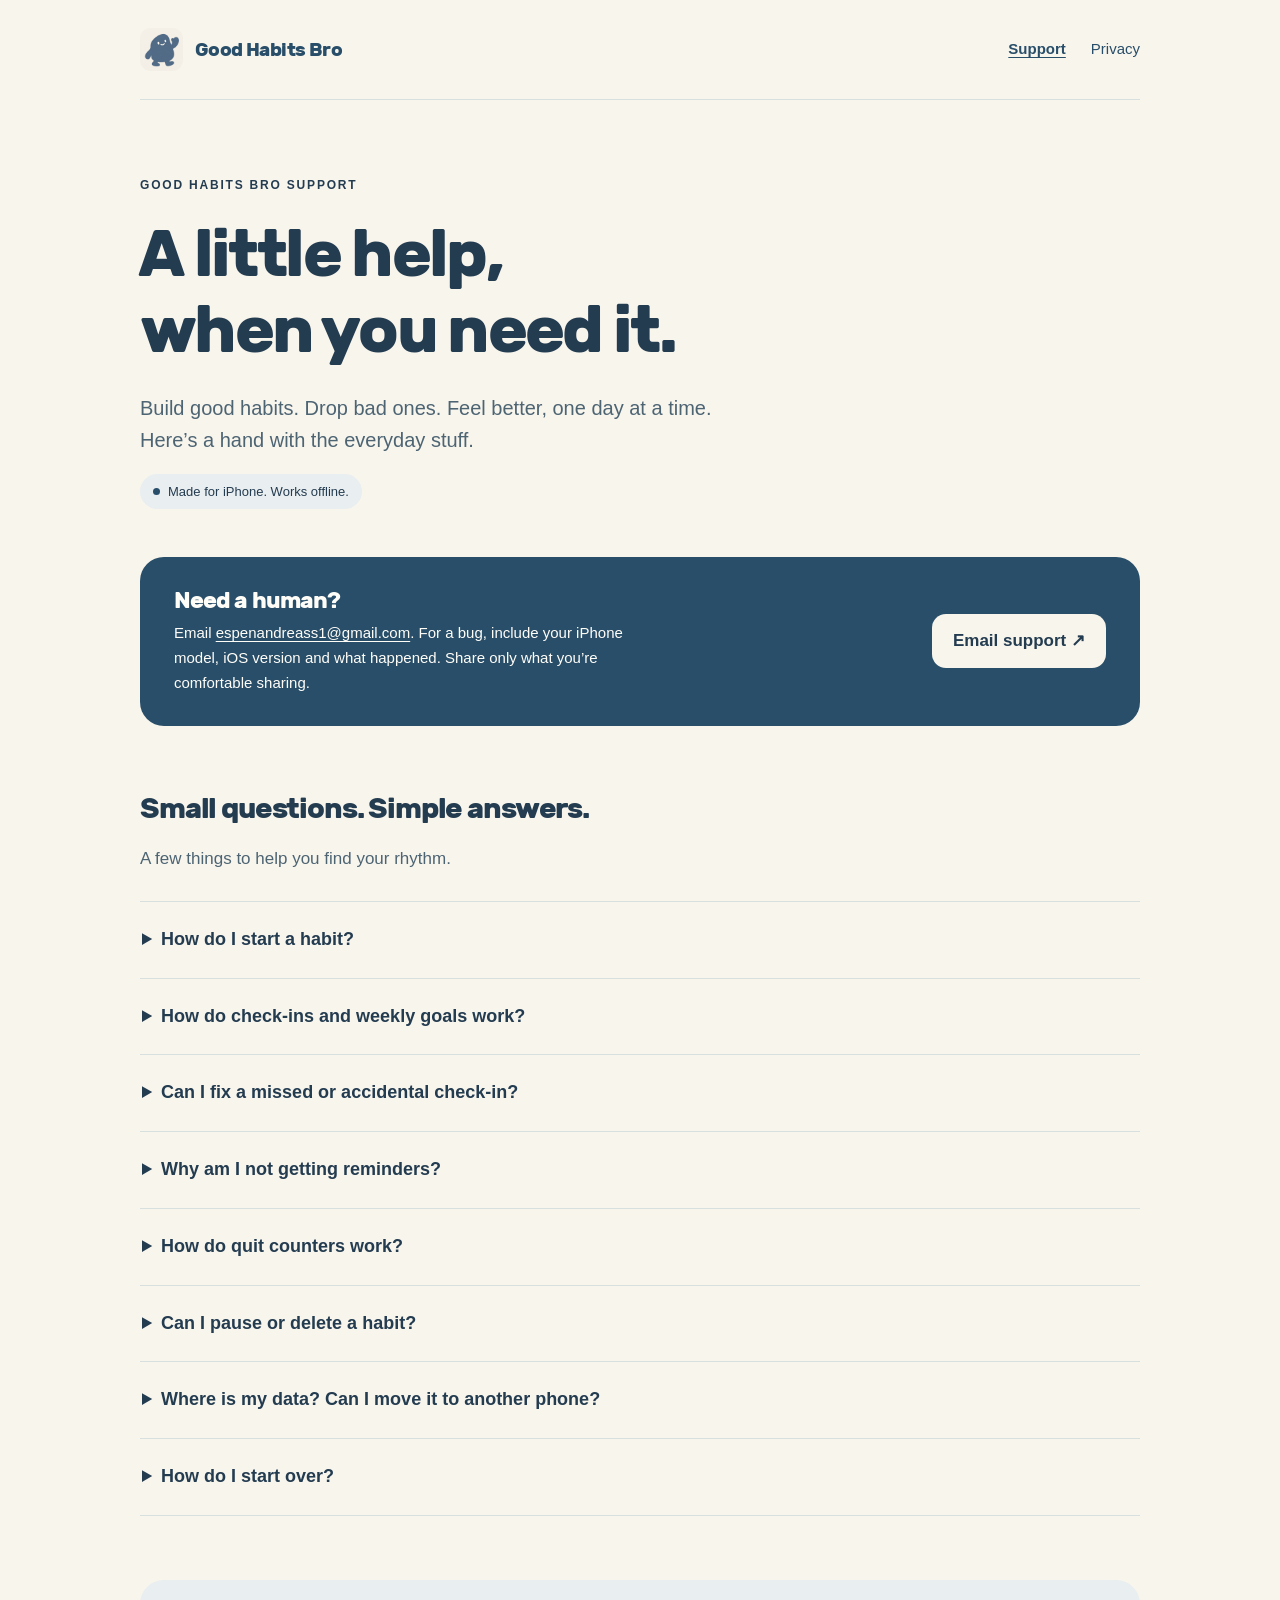
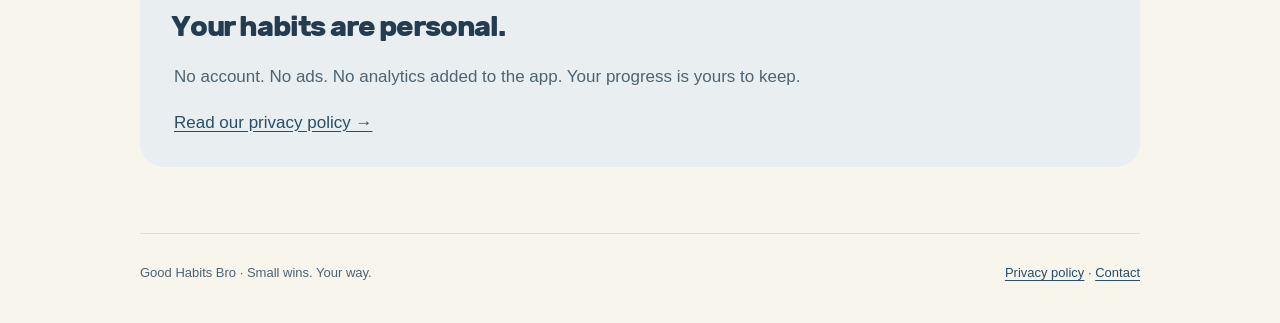
<file: index.html>
<!doctype html>
<html lang="en">
<head>
  <meta charset="utf-8">
  <meta name="viewport" content="width=device-width, initial-scale=1">
  <meta name="description" content="Get help with Good Habits Bro, the simple iPhone app for daily habits, weekly goals and quit counters.">
  <title>Support · Good Habits Bro</title>
  <link rel="icon" href="assets/app-icon.png" type="image/png">
  <link rel="stylesheet" href="styles.css">
</head>
<body>
  <a class="skip" href="#main">Skip to content</a>
  <header class="site-header wrap">
    <a class="brand" href="./"><img src="assets/app-icon.png" alt="" width="43" height="43">Good Habits Bro</a>
    <nav aria-label="Main navigation"><a href="./" aria-current="page">Support</a><a href="privacy/">Privacy</a></nav>
  </header>
  <main id="main" class="wrap">
    <div class="hero">
      <p class="eyebrow">Good Habits Bro support</p>
      <h1>A little help,<br>when you need it.</h1>
      <p class="lead">Build good habits. Drop bad ones. Feel better, one day at a time. Here’s a hand with the everyday stuff.</p>
      <span class="tag">Made for iPhone. Works offline.</span>
    </div>
    <section class="contact-card" aria-labelledby="contact-heading">
      <div><h2 id="contact-heading">Need a human?</h2><p>Email <a class="email" href="mailto:espenandreass1@gmail.com" style="color: inherit">espenandreass1@gmail.com</a>. For a bug, include your iPhone model, iOS version and what happened. Share only what you’re comfortable sharing.</p></div>
      <a class="button" href="mailto:espenandreass1@gmail.com?subject=Good%20Habits%20Bro%20support">Email support ↗</a>
    </section>
    <section aria-labelledby="questions-heading">
      <h2 id="questions-heading">Small questions. Simple answers.</h2>
      <p class="section-note">A few things to help you find your rhythm.</p>
      <div class="faq">
        <details><summary>How do I start a habit?</summary><p>Choose habits during setup, or open the Habits tab to browse suggestions and create your own. Set a daily or weekly goal and add an optional reminder. Your active habits appear in Today.</p></details>
        <details><summary>How do check-ins and weekly goals work?</summary><p>Tap a habit in Today to record a check-in. You can undo it if you tapped by mistake. Weekly goals count the days you check in during the week, starting Monday. A quit counter uses your quit date instead of daily check-ins.</p></details>
        <details><summary>Can I fix a missed or accidental check-in?</summary><p>Yes. Open Progress and tap a day, or choose Edit a day, to adjust that day’s check-ins. You can correct past days, including days before you added the habit. Future days cannot be checked off.</p></details>
        <details><summary>Why am I not getting reminders?</summary><p>Open a habit and check that Remind me is on and the time is correct. In Settings, check notification permission or use Open iOS notification settings. Your iPhone’s Focus and Scheduled Summary settings can affect when notifications appear. Reminders repeat daily at your chosen local time, including for weekly goals.</p></details>
        <details><summary>How do quit counters work?</summary><p>Choose a quit habit and set its quit date and time. The counter updates automatically from that date. A future quit date shows a countdown until it starts. You can edit the date or use the counter’s reset option if you want a fresh start.</p></details>
        <details><summary>Can I pause or delete a habit?</summary><p>In Habits, swipe left to pause or delete. Pausing keeps your history and stops that habit’s reminders; it does not freeze streaks. Deleting a habit also deletes its check-in history from the app.</p></details>
        <details><summary>Where is my data? Can I move it to another phone?</summary><p>Your habits and progress are stored locally on your iPhone. There is no Good Habits Bro account, cloud sync or export in this version. Apple device backups may include app data depending on your settings. Read the <a href="privacy/">privacy policy</a> for details.</p></details>
        <details><summary>How do I start over?</summary><p>In Settings, choose Reset all habits, then confirm Reset all habits and progress. This permanently removes the app’s habits, check-ins, quit counters and reminders from this device and takes you back to habit selection.</p></details>
      </div>
    </section>
    <section class="quiet-card" aria-labelledby="privacy-heading"><h2 id="privacy-heading">Your habits are personal.</h2><p>No account. No ads. No analytics added to the app. Your progress is yours to keep.</p><p><a href="privacy/">Read our privacy policy →</a></p></section>
  </main>
  <footer class="site-footer wrap"><p>Good Habits Bro · Small wins. Your way.</p><p><a href="privacy/">Privacy policy</a> · <a href="mailto:espenandreass1@gmail.com">Contact</a></p></footer>
</body>
</html>
</file>
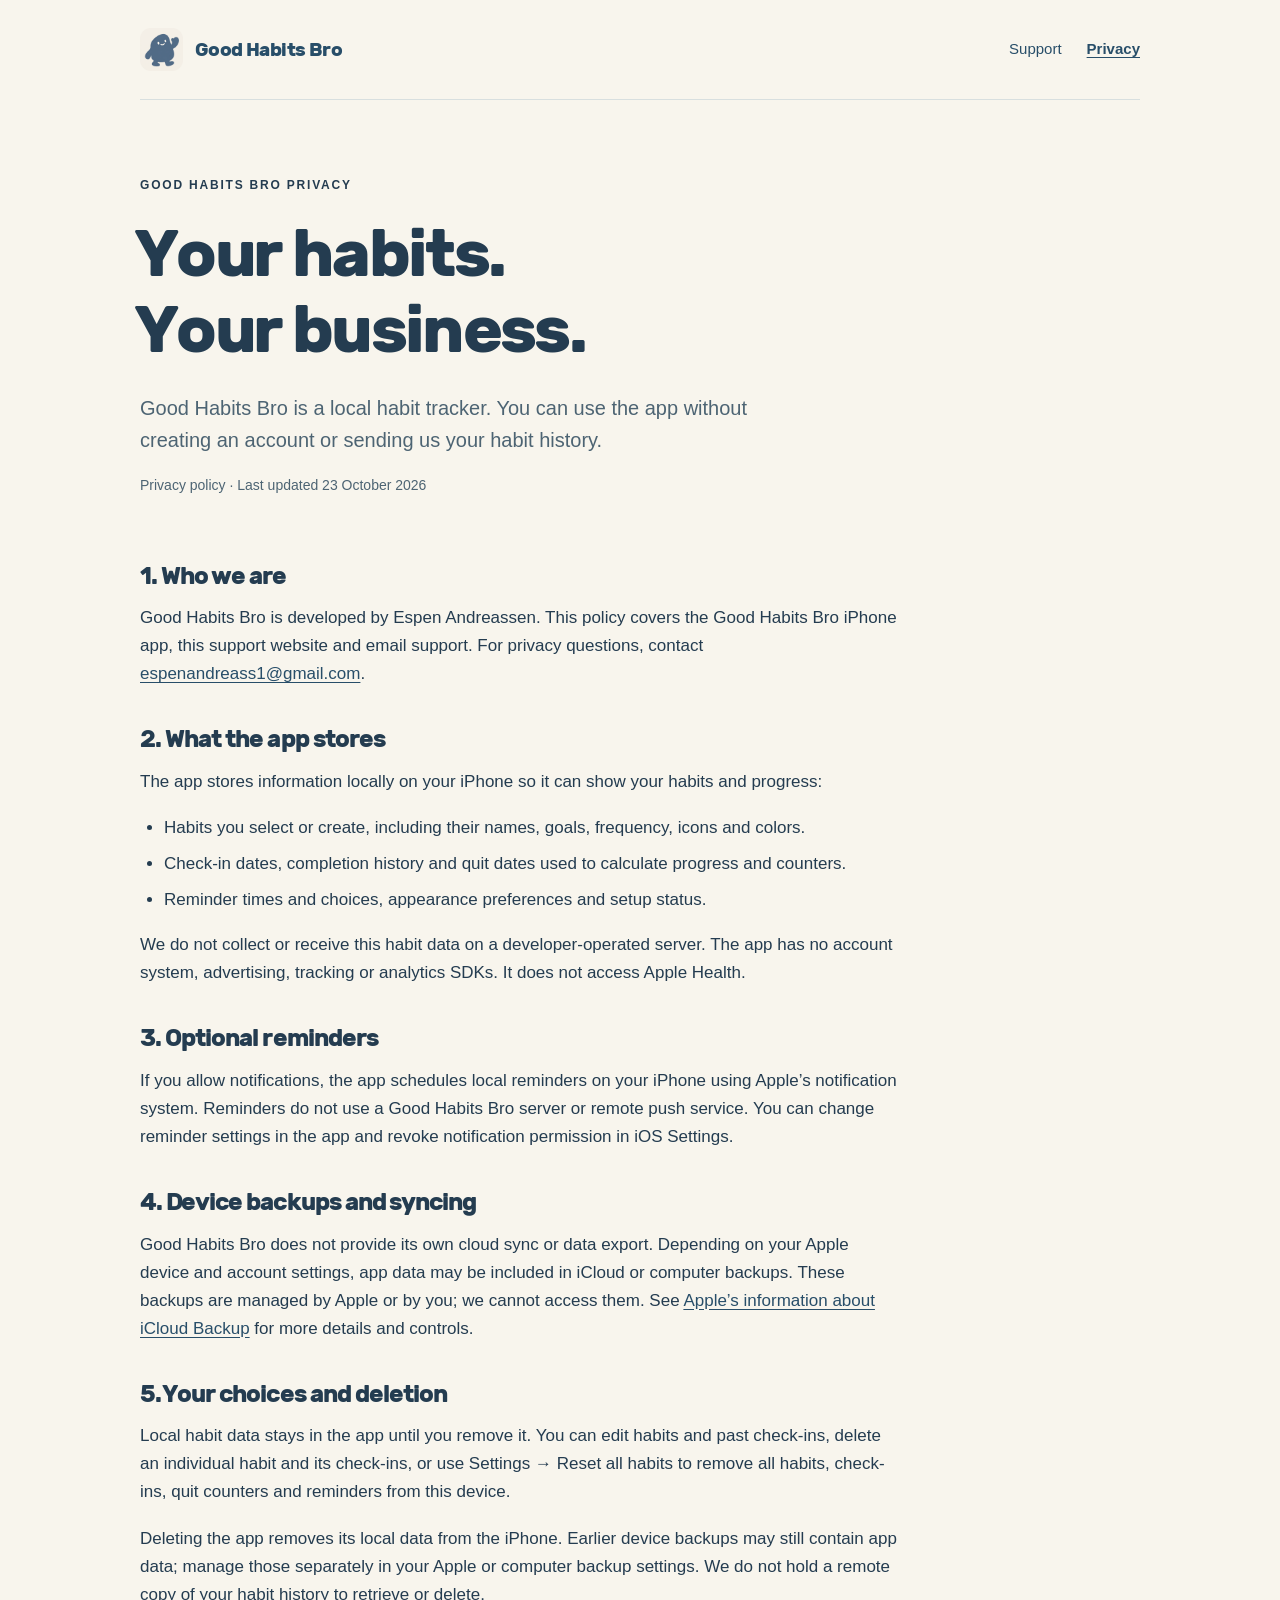
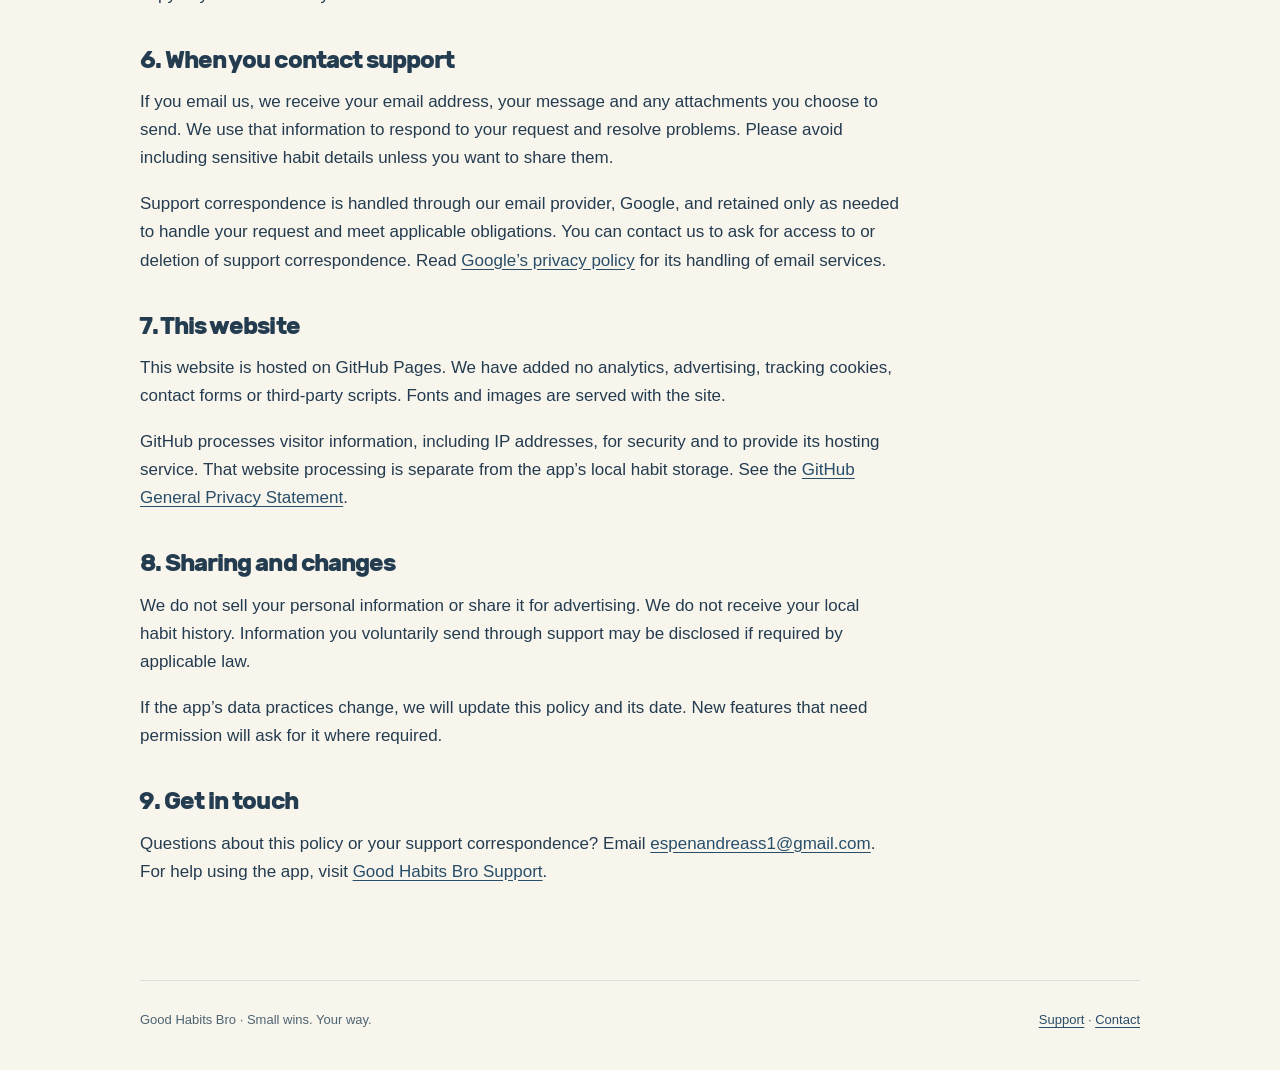
<file: privacy/index.html>
<!doctype html>
<html lang="en">
<head>
  <meta charset="utf-8">
  <meta name="viewport" content="width=device-width, initial-scale=1">
  <meta name="description" content="How Good Habits Bro handles your habits, progress, reminders, support emails and website visits.">
  <title>Privacy policy · Good Habits Bro</title>
  <link rel="icon" href="../assets/app-icon.png" type="image/png">
  <link rel="stylesheet" href="../styles.css">
</head>
<body>
  <a class="skip" href="#main">Skip to content</a>
  <header class="site-header wrap">
    <a class="brand" href="../"><img src="../assets/app-icon.png" alt="" width="43" height="43">Good Habits Bro</a>
    <nav aria-label="Main navigation"><a href="../">Support</a><a href="./" aria-current="page">Privacy</a></nav>
  </header>
  <main id="main" class="wrap">
    <div class="hero">
      <p class="eyebrow">Good Habits Bro privacy</p>
      <h1>Your habits.<br>Your business.</h1>
      <p class="lead">Good Habits Bro is a local habit tracker. You can use the app without creating an account or sending us your habit history.</p>
      <p class="updated">Privacy policy · Last updated <time datetime="2026-10-23">23 October 2026</time></p>
    </div>
    <div class="policy">
      <section aria-labelledby="about"><h2 id="about">1. Who we are</h2><p>Good Habits Bro is developed by Espen Andreassen. This policy covers the Good Habits Bro iPhone app, this support website and email support. For privacy questions, contact <a href="mailto:espenandreass1@gmail.com">espenandreass1@gmail.com</a>.</p></section>
      <section aria-labelledby="local"><h2 id="local">2. What the app stores</h2><p>The app stores information locally on your iPhone so it can show your habits and progress:</p><ul><li>Habits you select or create, including their names, goals, frequency, icons and colors.</li><li>Check-in dates, completion history and quit dates used to calculate progress and counters.</li><li>Reminder times and choices, appearance preferences and setup status.</li></ul><p>We do not collect or receive this habit data on a developer-operated server. The app has no account system, advertising, tracking or analytics SDKs. It does not access Apple Health.</p></section>
      <section aria-labelledby="reminders"><h2 id="reminders">3. Optional reminders</h2><p>If you allow notifications, the app schedules local reminders on your iPhone using Apple’s notification system. Reminders do not use a Good Habits Bro server or remote push service. You can change reminder settings in the app and revoke notification permission in iOS Settings.</p></section>
      <section aria-labelledby="backups"><h2 id="backups">4. Device backups and syncing</h2><p>Good Habits Bro does not provide its own cloud sync or data export. Depending on your Apple device and account settings, app data may be included in iCloud or computer backups. These backups are managed by Apple or by you; we cannot access them. See <a href="https://support.apple.com/en-us/108770">Apple’s information about iCloud Backup</a> for more details and controls.</p></section>
      <section aria-labelledby="delete"><h2 id="delete">5. Your choices and deletion</h2><p>Local habit data stays in the app until you remove it. You can edit habits and past check-ins, delete an individual habit and its check-ins, or use Settings → Reset all habits to remove all habits, check-ins, quit counters and reminders from this device.</p><p>Deleting the app removes its local data from the iPhone. Earlier device backups may still contain app data; manage those separately in your Apple or computer backup settings. We do not hold a remote copy of your habit history to retrieve or delete.</p></section>
      <section aria-labelledby="support"><h2 id="support">6. When you contact support</h2><p>If you email us, we receive your email address, your message and any attachments you choose to send. We use that information to respond to your request and resolve problems. Please avoid including sensitive habit details unless you want to share them.</p><p>Support correspondence is handled through our email provider, Google, and retained only as needed to handle your request and meet applicable obligations. You can contact us to ask for access to or deletion of support correspondence. Read <a href="https://policies.google.com/privacy">Google’s privacy policy</a> for its handling of email services.</p></section>
      <section aria-labelledby="website"><h2 id="website">7. This website</h2><p>This website is hosted on GitHub Pages. We have added no analytics, advertising, tracking cookies, contact forms or third-party scripts. Fonts and images are served with the site.</p><p>GitHub processes visitor information, including IP addresses, for security and to provide its hosting service. That website processing is separate from the app’s local habit storage. See the <a href="https://docs.github.com/en/site-policy/privacy-policies/github-general-privacy-statement">GitHub General Privacy Statement</a>.</p></section>
      <section aria-labelledby="sharing"><h2 id="sharing">8. Sharing and changes</h2><p>We do not sell your personal information or share it for advertising. We do not receive your local habit history. Information you voluntarily send through support may be disclosed if required by applicable law.</p><p>If the app’s data practices change, we will update this policy and its date. New features that need permission will ask for it where required.</p></section>
      <section aria-labelledby="contact"><h2 id="contact">9. Get in touch</h2><p>Questions about this policy or your support correspondence? Email <a href="mailto:espenandreass1@gmail.com">espenandreass1@gmail.com</a>. For help using the app, visit <a href="../">Good Habits Bro Support</a>.</p></section>
    </div>
  </main>
  <footer class="site-footer wrap"><p>Good Habits Bro · Small wins. Your way.</p><p><a href="../">Support</a> · <a href="mailto:espenandreass1@gmail.com">Contact</a></p></footer>
</body>
</html>
</file>
<file: styles.css>
@font-face {
  font-family: Rubik;
  src: url("assets/Rubik-Bold.ttf") format("truetype");
  font-weight: 700;
  font-style: normal;
  font-display: swap;
}
:root {
  color-scheme: light;
  --paper: #f8f5ed;
  --ink: #243c50;
  --muted: #4d6473;
  --blue: #284e69;
  --line: #d8dfdf;
  --card: #fffdf8;
  --soft: #e9eef0;
  font-family: -apple-system, BlinkMacSystemFont, "Segoe UI", sans-serif;
  color: var(--ink);
  background: var(--paper);
  font-size: 17px;
  line-height: 1.65;
  -webkit-text-size-adjust: 100%;
}
* { box-sizing: border-box; }
body { margin: 0; }
a { color: var(--blue); text-underline-offset: .2em; }
a:hover { text-decoration-thickness: 2px; }
a:focus-visible, summary:focus-visible { outline: 3px solid #8f4b19; outline-offset: 5px; border-radius: 3px; }
.skip { position: absolute; top: -100px; left: 16px; padding: 12px 20px; background: var(--card); z-index: 10; }
.skip:focus { top: 12px; }
.wrap { width: min(100% - 48px, 1000px); margin-inline: auto; }
.site-header { display: flex; align-items: center; justify-content: space-between; gap: 24px; padding-block: 28px; border-bottom: 1px solid var(--line); }
.brand { display: inline-flex; align-items: center; gap: 12px; font-family: Rubik, sans-serif; font-weight: 700; text-decoration: none; font-size: 19px; letter-spacing: -.6px; }
.brand img { width: 43px; height: 43px; border-radius: 11px; }
nav { display: flex; align-items: center; gap: 25px; font-size: 15px; }
nav a { padding-block: 9px; text-decoration: none; }
nav a[aria-current="page"] { font-weight: 700; text-decoration: underline; }
.hero { padding: 76px 0 48px; max-width: 800px; }
.eyebrow { font-size: 12px; font-weight: 700; letter-spacing: .15em; text-transform: uppercase; margin: 0 0 20px; }
h1, h2, h3 { font-family: Rubik, -apple-system, sans-serif; font-weight: 700; line-height: 1.15; letter-spacing: -.04em; text-wrap: balance; }
h1 { font-size: clamp(39px, 6.5vw, 66px); margin: 0 0 24px; }
h2 { font-size: 29px; margin: 0 0 20px; }
h3 { font-size: 20px; margin: 0 0 12px; }
p { margin: 0 0 18px; }
.lead { color: var(--muted); font-size: 20px; max-width: 630px; line-height: 1.6; }
.tag { display: inline-flex; align-items: center; gap: 8px; background: var(--soft); font-size: 13px; padding: 7px 13px; border-radius: 30px; }
.tag::before { content: ""; width: 7px; height: 7px; border-radius: 100%; background: var(--blue); }
.contact-card { background: var(--blue); color: #fffdf8; padding: 30px 34px; border-radius: 24px; display: flex; align-items: center; justify-content: space-between; gap: 32px; margin-bottom: 66px; }
.contact-card h2 { font-size: 23px; margin-bottom: 8px; }
.contact-card p { margin: 0; font-size: 15px; max-width: 480px; }
.button { display: inline-block; background: var(--paper); color: var(--ink); padding: 13px 21px; border-radius: 14px; text-decoration: none; font-weight: 700; white-space: nowrap; }
.button:focus-visible { outline-color: #fff; }
.section-note { color: var(--muted); max-width: 660px; }
.faq { margin: 28px 0 64px; border-top: 1px solid var(--line); }
details { border-bottom: 1px solid var(--line); }
summary { padding: 23px 2px; cursor: pointer; font-weight: 650; font-size: 18px; }
details p { color: var(--muted); max-width: 760px; margin: 0 22px 24px; }
.quiet-card { background: var(--soft); padding: 30px 34px; border-radius: 24px; margin-bottom: 66px; }
.quiet-card p { color: var(--muted); max-width: 710px; }
.quiet-card p:last-child { margin-bottom: 0; }
.policy { max-width: 760px; padding-bottom: 56px; }
.policy section { margin-bottom: 38px; scroll-margin-top: 25px; }
.policy h2 { font-size: 24px; margin-bottom: 14px; }
.policy li { margin-bottom: 8px; }
.policy ul { padding-left: 24px; }
.policy a, .email { overflow-wrap: anywhere; }
.updated { font-size: 14px; color: var(--muted); }
.site-footer { display: flex; justify-content: space-between; gap: 24px; padding-block: 28px 40px; border-top: 1px solid var(--line); font-size: 13px; color: var(--muted); }
.site-footer p { margin: 0; }
.site-footer a { white-space: nowrap; }
@media (max-width: 650px) {
  .wrap { width: calc(100% - 36px); }
  .site-header { gap: 18px; padding-block: 20px; flex-wrap: wrap; }
  .brand { font-size: 18px; }
  nav { gap: 22px; }
  .hero { padding-block: 49px 32px; }
  .lead { font-size: 18px; }
  .contact-card { display: block; padding: 26px; margin-bottom: 48px; }
  .contact-card .button { margin-top: 22px; }
  .quiet-card { padding: 26px; margin-bottom: 48px; }
  summary { font-size: 17px; }
  details p { margin-inline: 0; }
  .site-footer { display: block; }
  .site-footer p + p { margin-top: 14px; }
}
</file>
